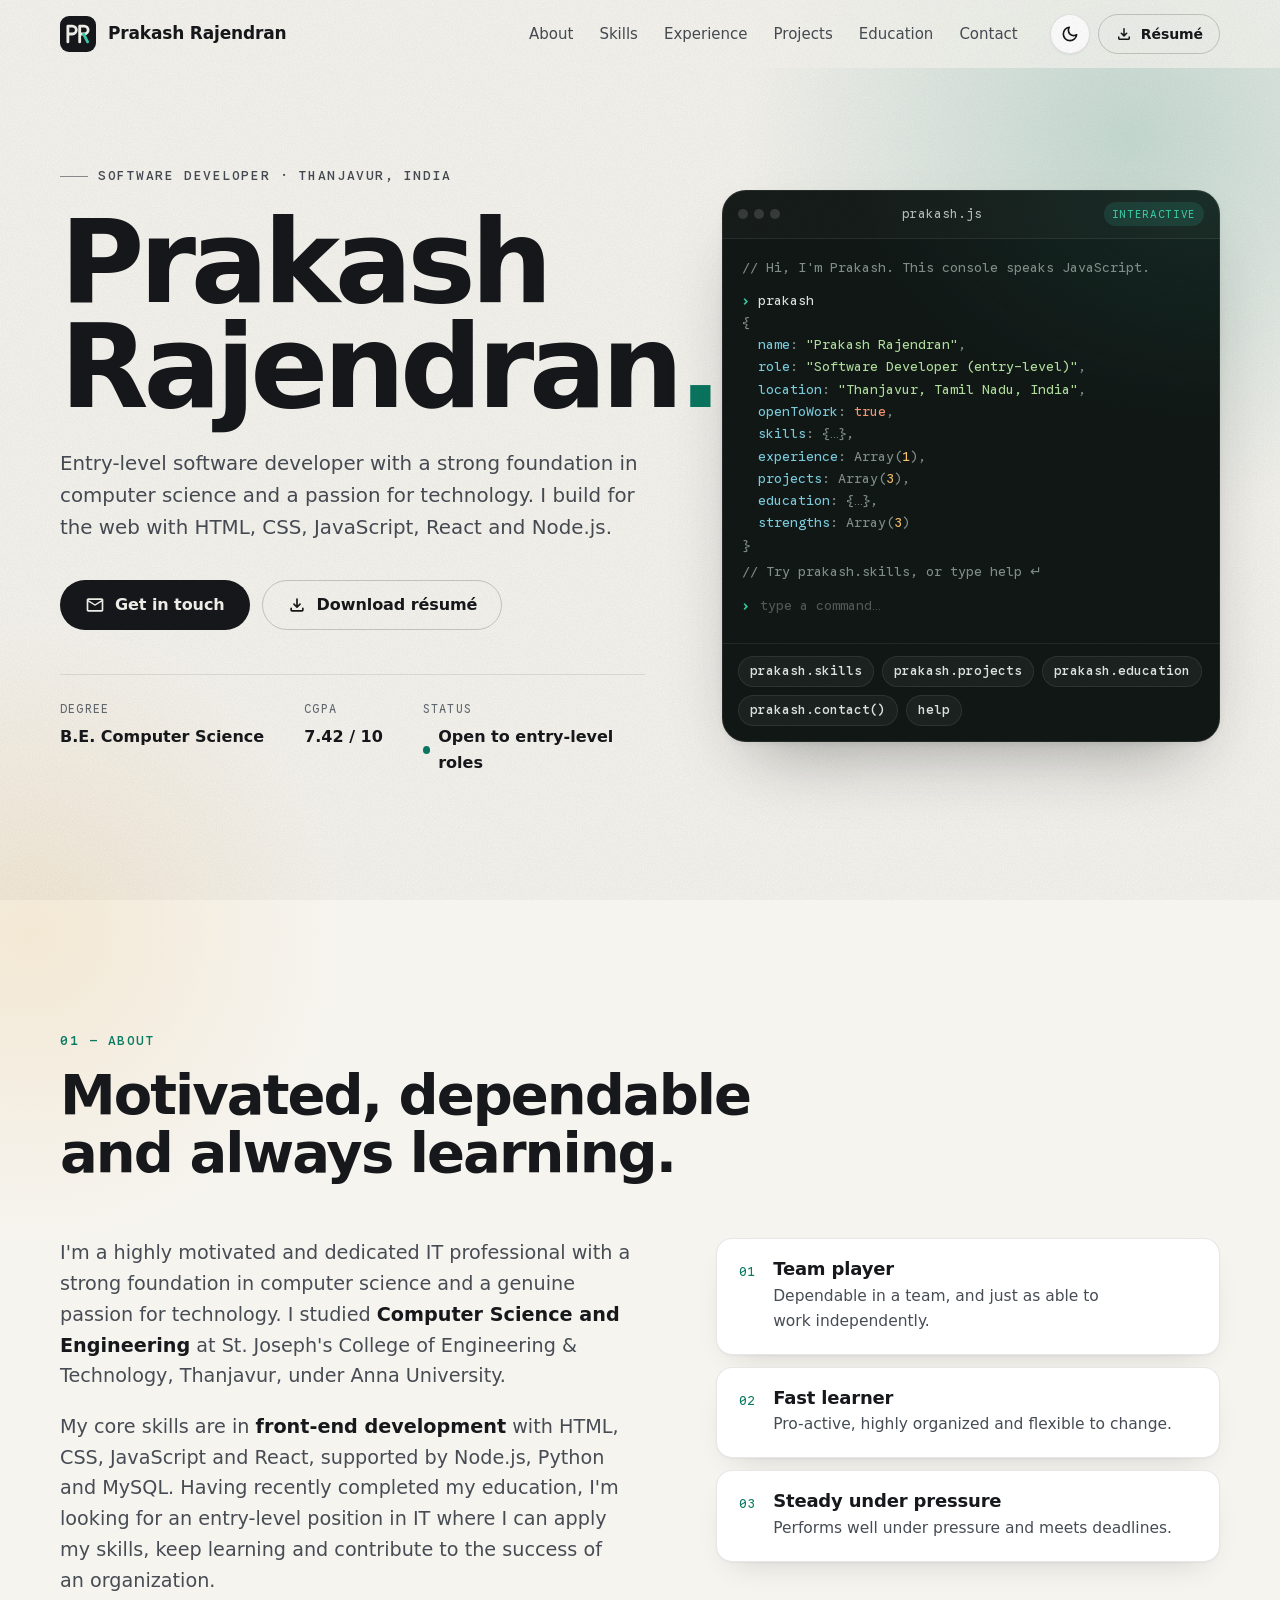
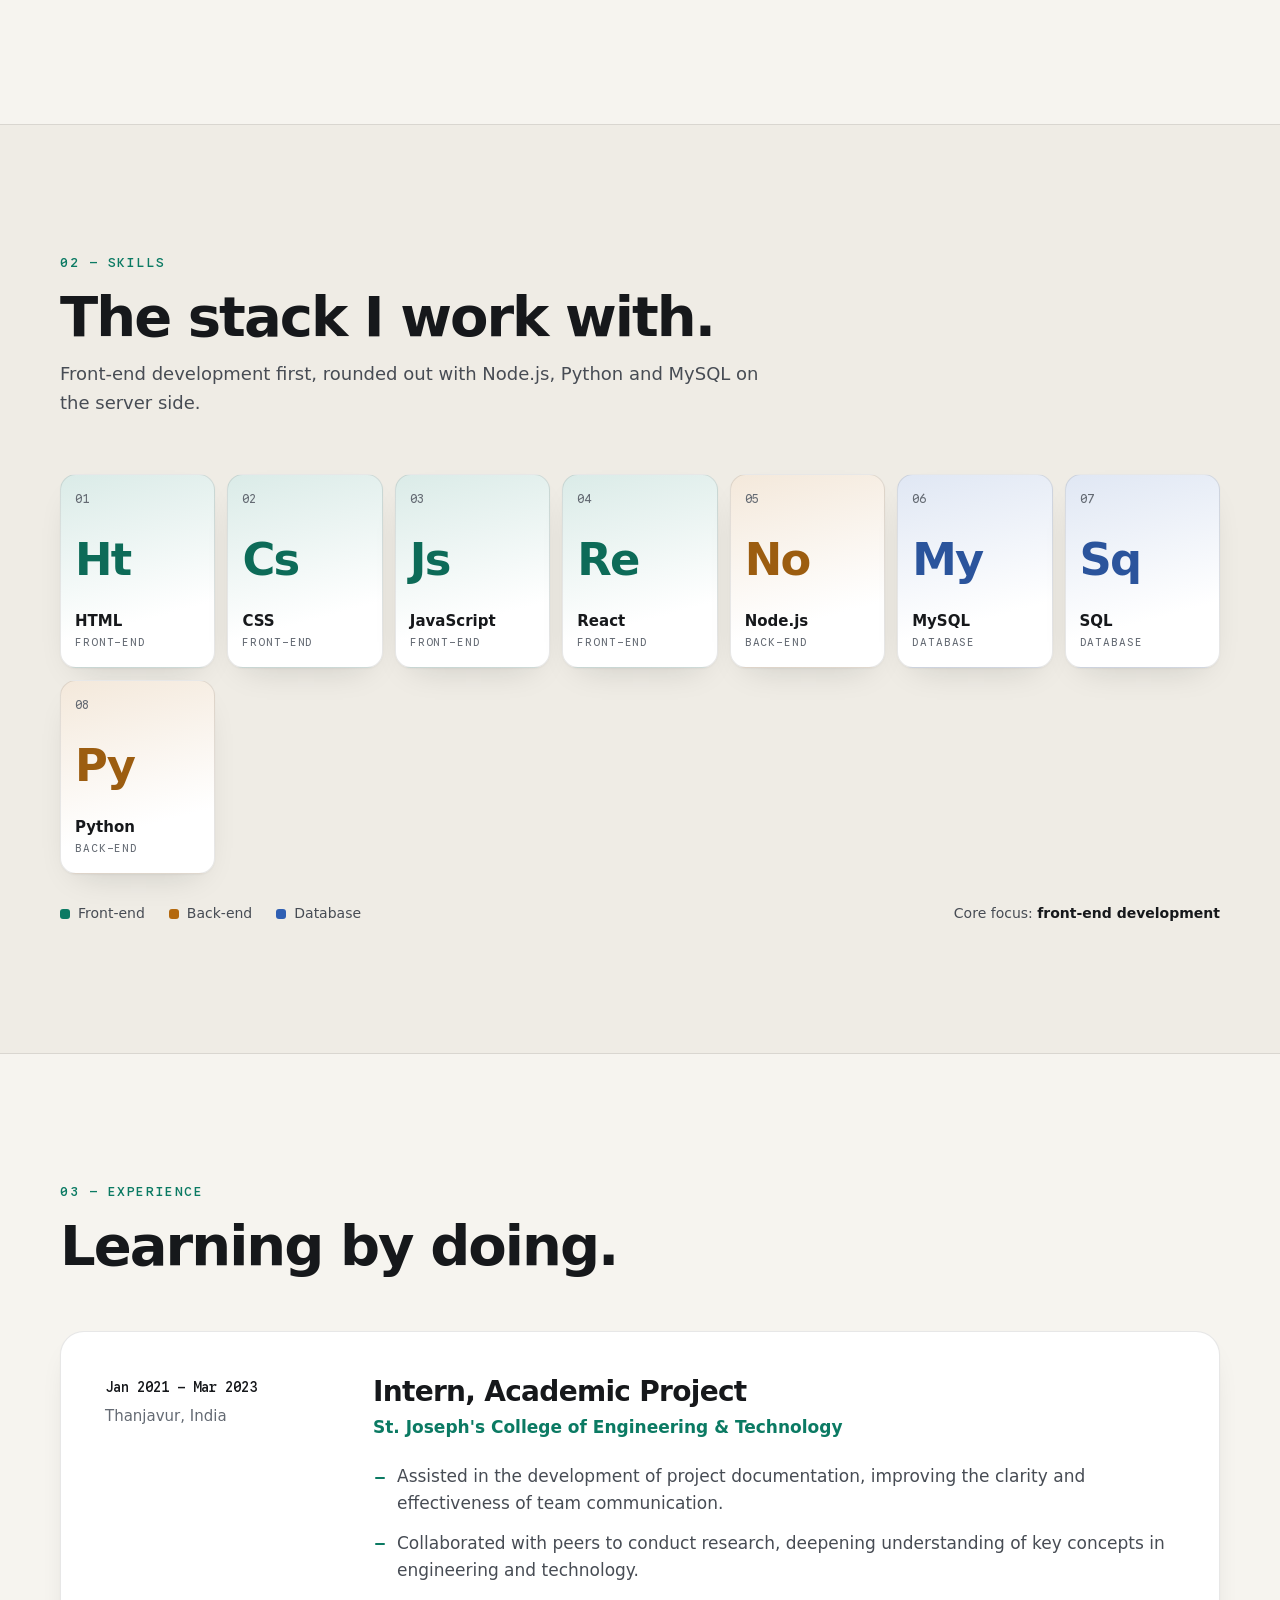
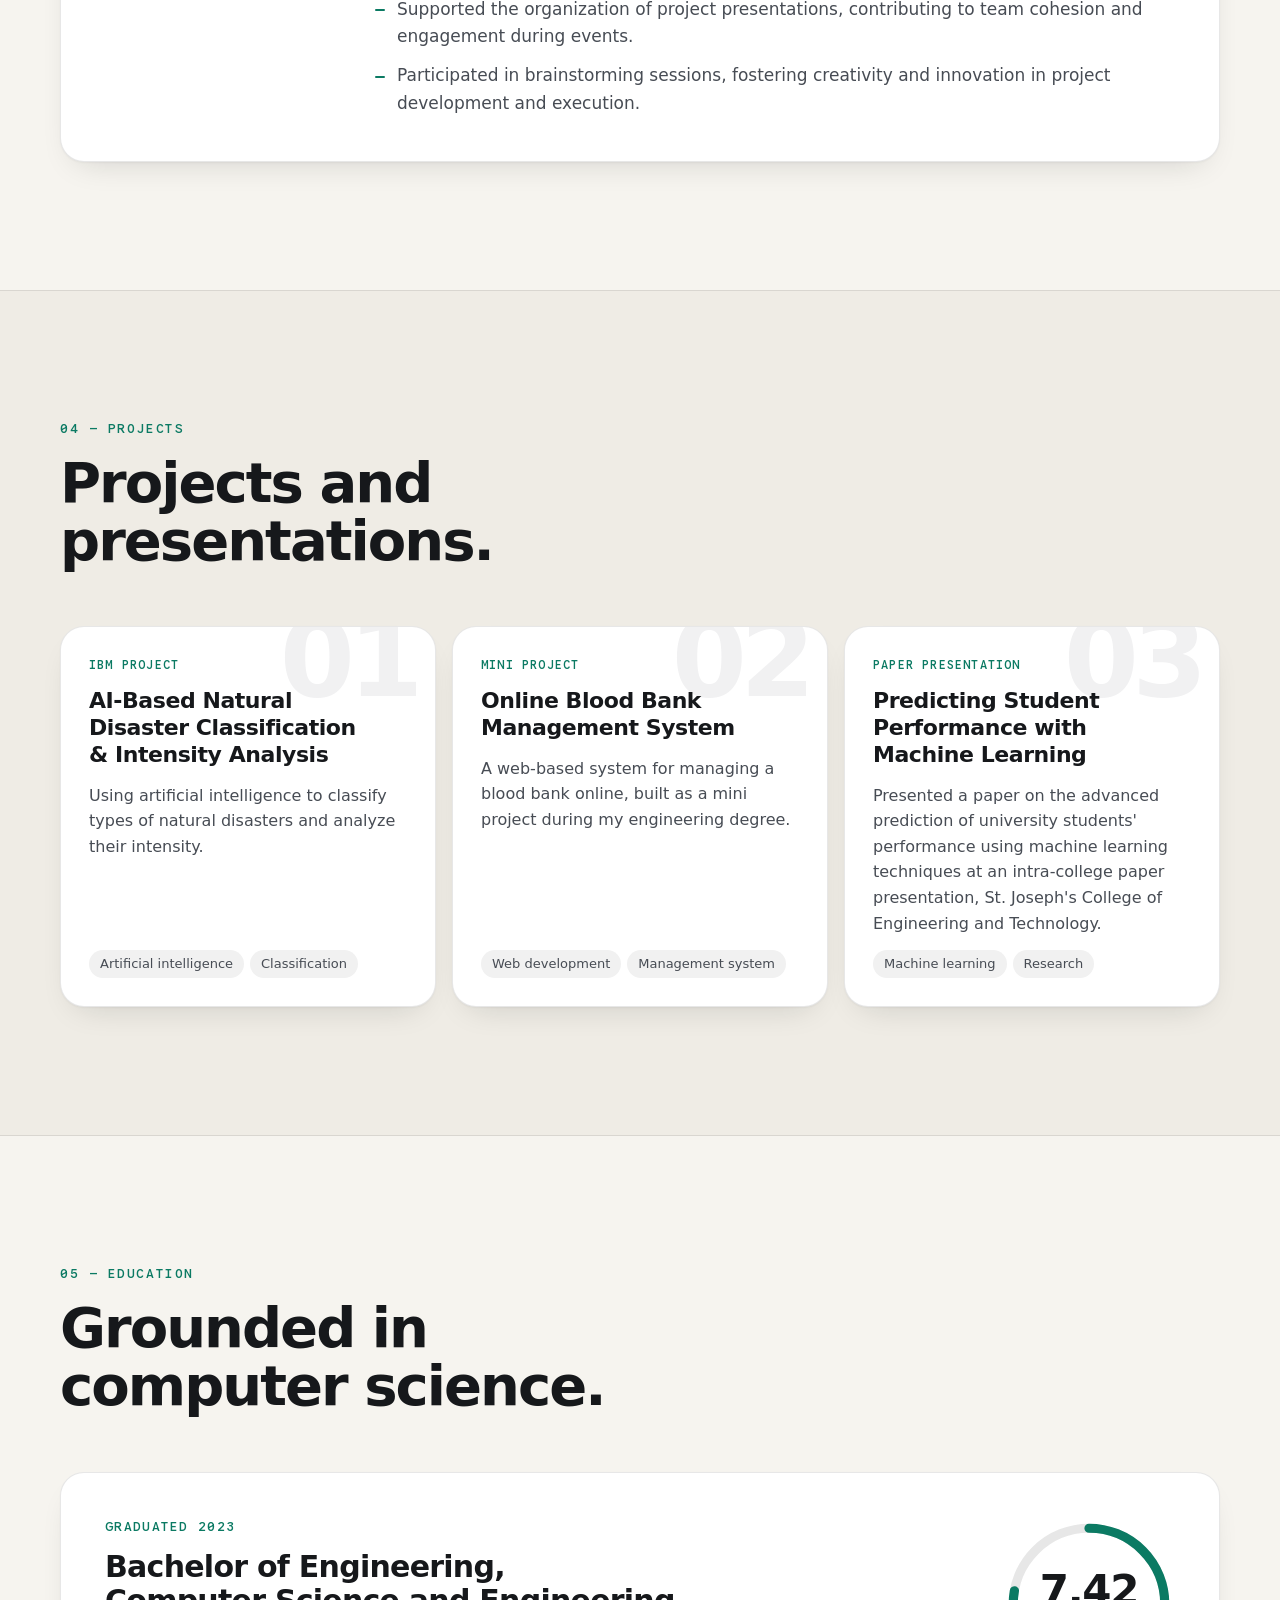
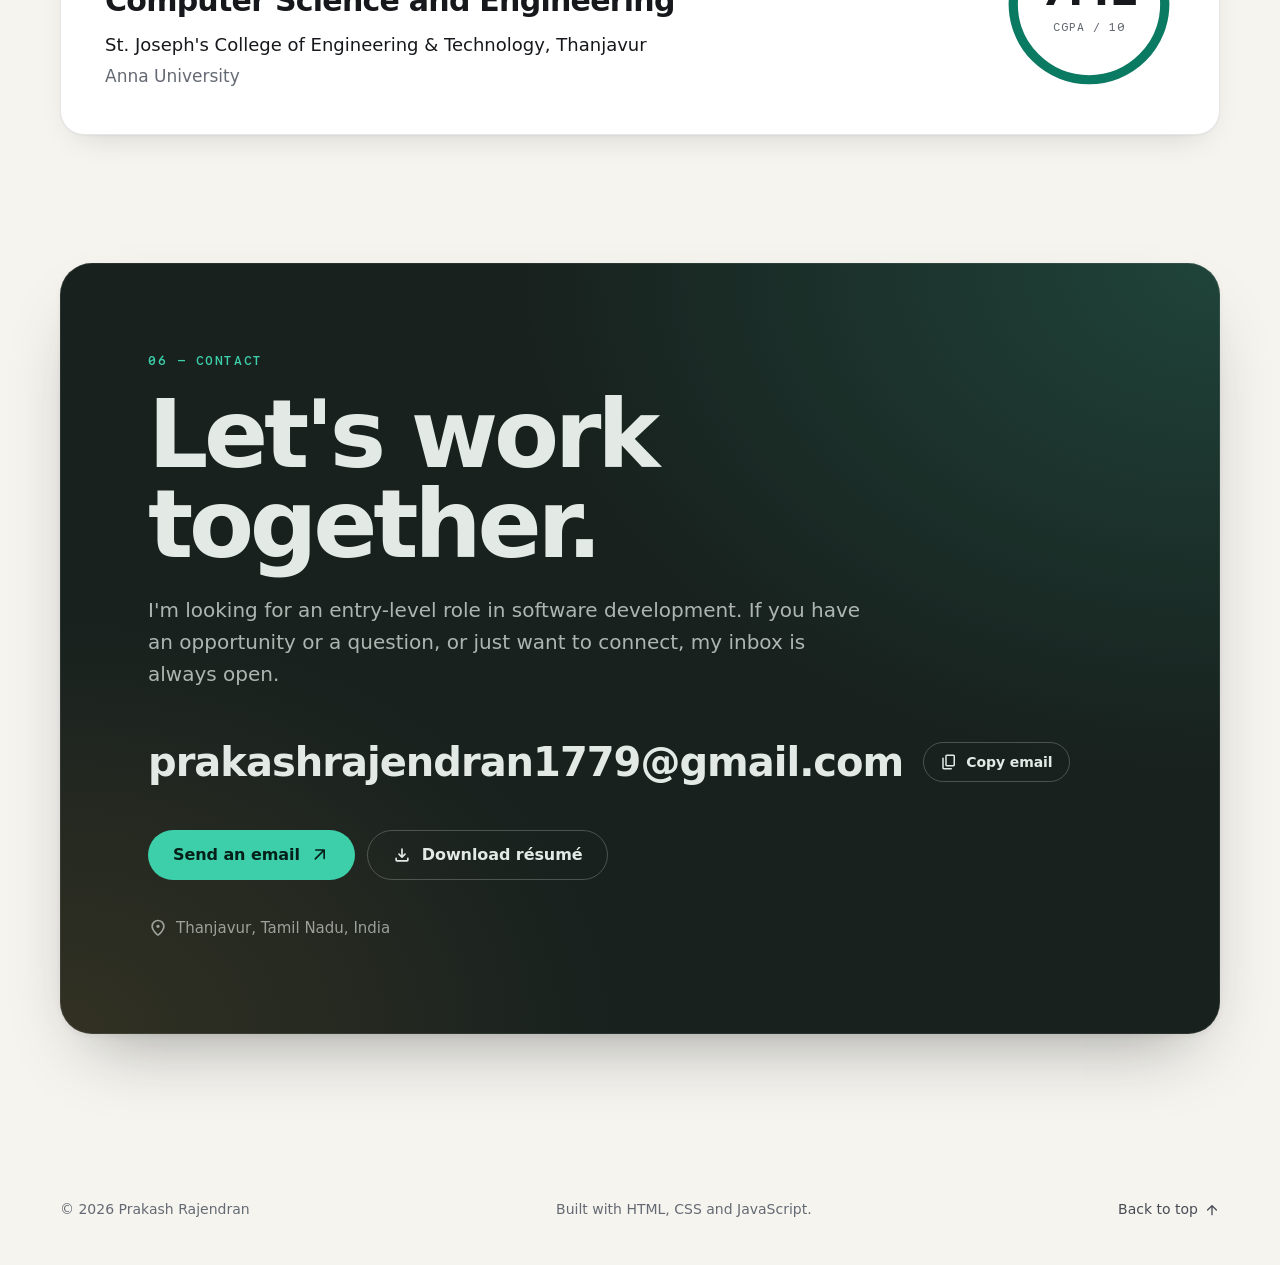
<file: index.html>
<!doctype html>
<html lang="en">
<head>
  <meta charset="utf-8">
  <meta name="viewport" content="width=device-width, initial-scale=1, viewport-fit=cover">
  <title>Prakash Rajendran · Software Developer</title>
  <meta name="description" content="Prakash Rajendran is an entry-level software developer from Thanjavur, India, working with HTML, CSS, JavaScript, React, Node.js, Python and MySQL. B.E. Computer Science and Engineering, Anna University.">
  <meta name="author" content="Prakash Rajendran">
  <meta name="color-scheme" content="light dark">
  <meta name="theme-color" content="#f6f4ef">
  <link rel="canonical" href="https://prakashrajendran1779.github.io/">

  <meta property="og:type" content="profile">
  <meta property="og:site_name" content="Prakash Rajendran">
  <meta property="og:title" content="Prakash Rajendran · Software Developer">
  <meta property="og:description" content="Entry-level software developer from Thanjavur, India. HTML, CSS, JavaScript, React, Node.js, Python and MySQL.">
  <meta property="og:url" content="https://prakashrajendran1779.github.io/">
  <meta property="og:image" content="https://prakashrajendran1779.github.io/assets/img/og-image.jpg">
  <meta property="og:image:width" content="1200">
  <meta property="og:image:height" content="630">
  <meta property="og:image:alt" content="Prakash Rajendran, Software Developer, Thanjavur, India">
  <meta property="profile:first_name" content="Prakash">
  <meta property="profile:last_name" content="Rajendran">
  <meta name="twitter:card" content="summary_large_image">
  <meta name="twitter:title" content="Prakash Rajendran · Software Developer">
  <meta name="twitter:description" content="Entry-level software developer from Thanjavur, India.">
  <meta name="twitter:image" content="https://prakashrajendran1779.github.io/assets/img/og-image.jpg">

  <link rel="icon" href="assets/img/favicon.svg" type="image/svg+xml">
  <link rel="icon" href="assets/img/favicon-48.png" type="image/png" sizes="48x48">
  <link rel="apple-touch-icon" href="assets/img/apple-touch-icon.png">

  <link rel="preconnect" href="https://fonts.googleapis.com">
  <link rel="preconnect" href="https://fonts.gstatic.com" crossorigin>
  <link rel="stylesheet" href="https://fonts.googleapis.com/css2?family=Google+Sans+Code:wght@400..600&amp;family=Google+Sans+Flex:opsz,wght@8..144,300..800&amp;display=swap">
  <link rel="stylesheet" href="assets/css/styles.css">

  <script>
    // Apply the saved (or system) theme before first paint to avoid a flash of the wrong colors.
    (function () {
      var root = document.documentElement;
      var theme = 'light';
      root.classList.add('js');
      try {
        var saved = localStorage.getItem('theme');
        if (saved === 'light' || saved === 'dark') theme = saved;
        else if (window.matchMedia('(prefers-color-scheme: dark)').matches) theme = 'dark';
      } catch (e) {}
      root.setAttribute('data-theme', theme);
    })();
  </script>
  <script src="assets/js/main.js" defer></script>
  <script src="assets/js/console.js" defer></script>

  <script type="application/ld+json">
  {
    "@context": "https://schema.org",
    "@type": "Person",
    "name": "Prakash Rajendran",
    "jobTitle": "Software Developer",
    "description": "Entry-level software developer with a strong foundation in computer science.",
    "email": "mailto:prakashrajendran1779@gmail.com",
    "url": "https://prakashrajendran1779.github.io/",
    "address": {
      "@type": "PostalAddress",
      "addressLocality": "Thanjavur",
      "addressRegion": "Tamil Nadu",
      "addressCountry": "IN"
    },
    "alumniOf": {
      "@type": "CollegeOrUniversity",
      "name": "St. Joseph's College of Engineering and Technology, Thanjavur"
    },
    "knowsAbout": ["HTML", "CSS", "JavaScript", "React", "Node.js", "MySQL", "SQL", "Python", "Front-end development"]
  }
  </script>
</head>
<body>
  <!-- Icons: Material Symbols Rounded (Apache License 2.0). -->
  <svg class="sprite" aria-hidden="true" focusable="false">
    <symbol id="i-mail" viewBox="0 0 24 24"><path d="M4,20q-0.82,0-1.41-0.59T2,18V6Q2,5.18 2.59,4.59T4,4H20q0.83,0 1.410,0.59Q22,5.18 22,6V18q0,0.82-0.59,1.41T20,20H4ZM20,8l-7.48,4.67q-0.13,0.08-0.26,0.11T12,12.83t-0.26-0.04t-0.26-0.11L4,8V18H20V8Zm-8,3l8-5H4l8,5Z"/></symbol>
    <symbol id="i-download" viewBox="0 0 24 24"><path d="M11.63,15.51q-0.17-0.06-0.32-0.21L7.7,11.7Q7.4,11.4 7.41,11T7.7,10.3Q8,10 8.41,9.99q0.41-0.01 0.71,0.29L11,12.15V5q0-0.43 0.29-0.71T12,4t0.71,0.29T13,5v7.15l1.88-1.88q0.3-0.3 0.71-0.29T16.3,10.3q0.27,0.3 0.29,0.7T16.3,11.7l-3.6,3.6q-0.15,0.15-0.33,0.21T12,15.58t-0.38-0.06ZM6,20q-0.82,0-1.41-0.59T4,18V16q0-0.43 0.29-0.71T5,15t0.71,0.29T6,16v2H18V16q0-0.43 0.29-0.71T19,15t0.71,0.29T20,16v2q0,0.82-0.59,1.41T18,20H6Z"/></symbol>
    <symbol id="i-copy" viewBox="0 0 24 24"><path d="M9,18q-0.82,0-1.41-0.59T7,16V4Q7,3.17 7.59,2.59T9,2h9q0.82,0 1.41,0.59T20,4V16q0,0.82-0.59,1.41T18,18H9Zm0-2h9V4H9V16ZM5,22q-0.83,0-1.41-0.59T3,20V7Q3,6.57 3.29,6.29T4,6T4.71,6.29T5,7V20H15q0.43,0 0.71,0.29T16,21t-0.29,0.71T15,22H5Z"/></symbol>
    <symbol id="i-check" viewBox="0 0 24 24"><path d="M9.55,15.15l8.48-8.48q0.3-0.3 0.7-0.3t0.7,0.3q0.3,0.3 0.3,0.71T19.43,8.1l-9.18,9.2q-0.3,0.3-0.7,0.3t-0.7-0.3L4.55,13q-0.3-0.3-0.29-0.71t0.31-0.71t0.71-0.3T6,11.58l3.55,3.58Z"/></symbol>
    <symbol id="i-sun" viewBox="0 0 24 24"><path d="M14.13,14.13Q15,13.25 15,12T14.13,9.88T12,9T9.88,9.88T9,12t0.88,2.13T12,15t2.130-0.88ZM8.46,15.54Q7,14.08 7,12Q7,9.92 8.46,8.46T12,7t3.54,1.46T17,12t-1.46,3.54T12,17q-2.07,0-3.54-1.46ZM2,13q-0.42,0-0.71-0.29Q1,12.43 1,12t0.29-0.71T2,11H4q0.42,0 0.71,0.29T5,12T4.71,12.71T4,13H2Zm18,0q-0.42,0-0.71-0.29Q19,12.43 19,12t0.29-0.71T20,11h2q0.43,0 0.71,0.29T23,12t-0.29,0.71T22,13H20ZM11.29,4.71Q11,4.42 11,4V2q0-0.43 0.29-0.71T12,1t0.71,0.29T13,2V4q0,0.42-0.29,0.71T12,5T11.29,4.71Zm0,18Q11,22.43 11,22V20q0-0.43 0.29-0.71T12,19t0.71,0.29T13,20v2q0,0.43-0.29,0.71T12,23t-0.71-0.29ZM5.65,7.05L4.58,6Q4.28,5.72 4.29,5.3T4.58,4.57q0.3-0.3 0.73-0.3T6,4.57L7.05,5.65q0.27,0.3 0.27,0.7T7.05,7.05T6.36,7.34T5.65,7.05ZM18,19.43l-1.05-1.07q-0.27-0.3-0.27-0.71q0-0.41 0.27-0.69q0.28-0.3 0.69-0.29t0.71,0.29L19.43,18q0.3,0.27 0.29,0.7t-0.29,0.73q-0.3,0.3-0.73,0.3q-0.42,0-0.7-0.3ZM16.95,7.05q-0.3-0.28-0.29-0.69t0.29-0.71L18,4.57q0.28-0.3 0.7-0.29q0.43,0.01 0.73,0.29q0.3,0.3 0.3,0.73q0,0.42-0.3,0.7L18.35,7.05q-0.3,0.27-0.7,0.27t-0.7-0.27ZM4.58,19.43q-0.3-0.3-0.3-0.73T4.58,18l1.08-1.05q0.3-0.27 0.71-0.27t0.69,0.27q0.3,0.28 0.29,0.69T7.05,18.35L6,19.43q-0.27,0.3-0.7,0.29T4.58,19.43Z"/></symbol>
    <symbol id="i-moon" viewBox="0 0 24 24"><path d="M12,21q-3.78,0-6.39-2.61Q3,15.78 3,12Q3,8.55 5.25,6.01T11,3.05Q11.33,3 11.58,3.14t0.4,0.36q0.15,0.22 0.16,0.52T11.95,4.6q-0.43,0.65-0.64,1.38T11.1,7.5q0,2.25 1.57,3.82T16.5,12.9q0.78,0 1.54-0.22t1.36-0.63q0.27-0.17 0.56-0.16t0.51,0.14q0.25,0.13 0.39,0.38T20.95,13q-0.35,3.45-2.94,5.73Q15.43,21 12,21Zm0-2q2.2,0 3.95-1.21t2.55-3.16q-0.5,0.13-1,0.2t-1,0.08q-3.07,0-5.24-2.16Q9.1,10.58 9.1,7.5q0-0.5 0.08-1t0.2-1Q7.43,6.3 6.21,8.05T5,12q0,2.9 2.05,4.95T12,19Z"/></symbol>
    <symbol id="i-menu" viewBox="0 0 24 24"><path d="M4,18q-0.42,0-0.71-0.29Q3,17.43 3,17t0.29-0.71T4,16H20q0.43,0 0.71,0.29T21,17t-0.29,0.71T20,18H4Zm0-5q-0.42,0-0.71-0.29Q3,12.43 3,12t0.29-0.71T4,11H20q0.43,0 0.71,0.29T21,12t-0.29,0.71T20,13H4ZM4,8Q3.58,8 3.29,7.71Q3,7.43 3,7T3.29,6.29T4,6H20q0.43,0 0.71,0.29T21,7T20.71,7.71T20,8H4Z"/></symbol>
    <symbol id="i-close" viewBox="0 0 24 24"><path d="M12,13.4L7.1,18.3q-0.28,0.27-0.7,0.27T5.7,18.3q-0.27-0.28-0.27-0.7T5.7,16.9L10.6,12L5.7,7.1Q5.43,6.82 5.43,6.4T5.7,5.7T6.4,5.43T7.1,5.7L12,10.6l4.9-4.9q0.27-0.27 0.7-0.27T18.3,5.7t0.27,0.7T18.3,7.1L13.4,12l4.9,4.9q0.27,0.28 0.27,0.7q0,0.42-0.27,0.7t-0.7,0.27T16.9,18.3L12,13.4Z"/></symbol>
    <symbol id="i-pin" viewBox="0 0 24 24"><path d="M12,19.35q3.05-2.8 4.53-5.09Q18,11.98 18,10.2q0-2.73-1.74-4.46Q14.53,4 12,4T7.74,5.74Q6,7.47 6,10.2q0,1.78 1.48,4.06T12,19.35ZM11.3,21.2q-0.35-0.13-0.63-0.38Q9.05,19.33 7.8,17.9q-1.25-1.42-2.09-2.76T4.44,12.56T4,10.2Q4,6.45 6.41,4.22T12,2t5.59,2.22T20,10.2q0,1.13-0.44,2.36t-1.27,2.57T16.2,17.9q-1.25,1.43-2.87,2.93q-0.28,0.25-0.63,0.38T12,21.33T11.3,21.2ZM13.41,11.41Q14,10.83 14,10q0-0.83-0.59-1.41T12,8T10.59,8.59T10,10t0.59,1.41T12,12t1.41-0.59Z"/></symbol>
    <symbol id="i-arrow-out" viewBox="0 0 24 24"><path d="M16,8.4L7.1,17.3q-0.28,0.27-0.7,0.27T5.7,17.3q-0.27-0.28-0.27-0.7T5.7,15.9L14.6,7H7Q6.58,7 6.29,6.71Q6,6.43 6,6T6.29,5.29T7,5H17q0.43,0 0.71,0.29T18,6V16q0,0.43-0.29,0.71T17,17t-0.71-0.29Q16,16.43 16,16V8.4Z"/></symbol>
    <symbol id="i-arrow-up" viewBox="0 0 24 24"><path d="M11,7.82l-4.9,4.9q-0.3,0.3-0.7,0.29T4.7,12.7Q4.43,12.4 4.41,12T4.7,11.3l6.6-6.6q0.15-0.15 0.32-0.21T12,4.42t0.38,0.06T12.7,4.7l6.6,6.6q0.28,0.28 0.28,0.69T19.3,12.7Q19,13 18.59,13t-0.71-0.3L13,7.82V19q0,0.43-0.29,0.71T12,20t-0.71-0.29Q11,19.43 11,19V7.82Z"/></symbol>
  </svg>

  <a class="skip-link" href="#main">Skip to content</a>

  <header class="site-header" id="top">
    <div class="container site-header__inner">
      <a class="brand" id="brand-home" href="#top" aria-label="Prakash Rajendran, back to top">
        <svg class="brand__mark" viewBox="0 0 64 64" aria-hidden="true" focusable="false">
          <rect class="brand__bg" width="64" height="64" rx="16"/>
          <path class="brand__stroke" d="M14 46V18h8a7 7 0 0 1 0 14h-8"/>
          <path class="brand__stroke" d="M35 46V18h8a7 7 0 0 1 0 14h-8"/>
          <path class="brand__stroke brand__leg" d="M42 32l7 14"/>
        </svg>
        <span class="brand__name">Prakash Rajendran</span>
      </a>

      <nav class="nav" id="site-nav" aria-label="Primary">
        <ul class="nav__list">
          <li><a class="nav__link" id="nav-about" href="#about">About</a></li>
          <li><a class="nav__link" id="nav-skills" href="#skills">Skills</a></li>
          <li><a class="nav__link" id="nav-experience" href="#experience">Experience</a></li>
          <li><a class="nav__link" id="nav-projects" href="#projects">Projects</a></li>
          <li><a class="nav__link" id="nav-education" href="#education">Education</a></li>
          <li><a class="nav__link" id="nav-contact" href="#contact">Contact</a></li>
          <li class="nav__extra"><a class="nav__link" id="nav-resume" href="assets/Prakash-Rajendran-Resume.pdf" download="Prakash-Rajendran-Resume.pdf">Download résumé</a></li>
        </ul>
      </nav>

      <div class="header-actions">
        <button class="icon-btn theme-toggle" id="theme-toggle" type="button" aria-label="Switch to dark theme">
          <svg class="icon icon--moon" aria-hidden="true" focusable="false"><use href="#i-moon"/></svg>
          <svg class="icon icon--sun" aria-hidden="true" focusable="false"><use href="#i-sun"/></svg>
        </button>
        <a class="btn btn--small btn--ghost header-resume" id="header-resume" href="assets/Prakash-Rajendran-Resume.pdf" download="Prakash-Rajendran-Resume.pdf">
          <svg class="icon" aria-hidden="true" focusable="false"><use href="#i-download"/></svg>
          Résumé
        </a>
        <button class="icon-btn menu-toggle" id="menu-toggle" type="button" aria-expanded="false" aria-controls="site-nav" aria-label="Open menu">
          <svg class="icon icon--menu" aria-hidden="true" focusable="false"><use href="#i-menu"/></svg>
          <svg class="icon icon--close" aria-hidden="true" focusable="false"><use href="#i-close"/></svg>
        </button>
      </div>
    </div>
  </header>

  <main id="main">
    <!-- Intro -->
    <section class="hero" id="intro" aria-labelledby="hero-title">
      <div class="container hero__grid">
        <div class="hero__copy">
          <p class="eyebrow" data-reveal><span>Software developer <span aria-hidden="true">·</span> Thanjavur, India</span></p>
          <h1 class="hero__title" id="hero-title" data-reveal style="--d:1">
            <span class="hero__line">Prakash</span> <span class="hero__line">Rajendran<span class="accent">.</span></span>
          </h1>
          <p class="hero__lead" data-reveal style="--d:2">
            Entry-level software developer with a strong foundation in computer science and a passion
            for technology. I build for the web with HTML, CSS, JavaScript, React and Node.js.
          </p>
          <p class="print-only print-contact">
            <a href="mailto:prakashrajendran1779@gmail.com">prakashrajendran1779@gmail.com</a>
            <span aria-hidden="true">·</span> Thanjavur, Tamil Nadu, India <span aria-hidden="true">·</span>
            <a href="https://prakashrajendran1779.github.io/">prakashrajendran1779.github.io</a>
          </p>
          <div class="hero__actions" data-reveal style="--d:3">
            <a class="btn btn--primary" id="hero-contact" href="mailto:prakashrajendran1779@gmail.com">
              <svg class="icon" aria-hidden="true" focusable="false"><use href="#i-mail"/></svg>
              Get in touch
            </a>
            <a class="btn btn--ghost" id="hero-resume" href="assets/Prakash-Rajendran-Resume.pdf" download="Prakash-Rajendran-Resume.pdf">
              <svg class="icon" aria-hidden="true" focusable="false"><use href="#i-download"/></svg>
              Download résumé
            </a>
          </div>
          <dl class="hero__facts" data-reveal style="--d:4">
            <div><dt>Degree</dt><dd>B.E. Computer Science</dd></div>
            <div><dt>CGPA</dt><dd>7.42 / 10</dd></div>
            <div><dt>Status</dt><dd><span class="status-dot" aria-hidden="true"></span>Open to entry-level roles</dd></div>
          </dl>
        </div>

        <div class="hero__console" data-reveal style="--d:2">
          <div class="term" id="console">
            <div class="term__bar">
              <span class="term__dots" aria-hidden="true"><i></i><i></i><i></i></span>
              <span class="term__title">prakash.js</span>
              <span class="term__badge">Interactive</span>
            </div>
            <div class="term__body" id="console-body">
              <div class="term__out" id="console-output" role="log" aria-live="polite" aria-label="Console output">
                <div class="t-com">// Hi, I'm Prakash. This console speaks JavaScript.</div>
                <noscript><div class="t-com">// Turn on JavaScript to explore my profile here.</div></noscript>
              </div>
              <form class="term__form" id="console-form" autocomplete="off">
                <label class="sr-only" for="console-input">Console command, for example prakash.skills</label>
                <span class="term__prompt" aria-hidden="true">›</span>
                <input class="term__input" id="console-input" name="command" type="text" autocomplete="off" autocapitalize="off" spellcheck="false" enterkeyhint="go" placeholder="type a command…">
              </form>
            </div>
            <div class="term__chips" role="group" aria-label="Suggested commands">
              <button type="button" class="chip" id="chip-skills" data-cmd="prakash.skills">prakash.skills</button>
              <button type="button" class="chip" id="chip-projects" data-cmd="prakash.projects">prakash.projects</button>
              <button type="button" class="chip" id="chip-education" data-cmd="prakash.education">prakash.education</button>
              <button type="button" class="chip" id="chip-contact" data-cmd="prakash.contact()">prakash.contact()</button>
              <button type="button" class="chip" id="chip-help" data-cmd="help">help</button>
            </div>
          </div>
        </div>
      </div>
    </section>

    <!-- About -->
    <section class="section" id="about" aria-labelledby="about-title">
      <div class="container">
        <header class="section__head" data-reveal>
          <p class="section__index"><span class="section__num" aria-hidden="true">01 —</span> About</p>
          <h2 class="section__title" id="about-title">Motivated, dependable and always learning.</h2>
        </header>
        <div class="about">
          <div class="about__text" data-reveal>
            <p>
              I'm a highly motivated and dedicated IT professional with a strong foundation in computer
              science and a genuine passion for technology. I studied <strong>Computer Science and
              Engineering</strong> at St. Joseph's College of Engineering &amp; Technology, Thanjavur,
              under Anna University.
            </p>
            <p>
              My core skills are in <strong>front-end development</strong> with HTML, CSS, JavaScript and
              React, supported by Node.js, Python and MySQL. Having recently completed my education, I'm looking
              for an entry-level position in IT where I can apply my skills, keep learning and contribute
              to the success of an organization.
            </p>
          </div>
          <ul class="strengths" aria-label="Personal strengths">
            <li class="strength" data-reveal style="--d:1">
              <span class="strength__num" aria-hidden="true">01</span>
              <h3>Team player</h3>
              <p>Dependable in a team, and just as able to work independently.</p>
            </li>
            <li class="strength" data-reveal style="--d:2">
              <span class="strength__num" aria-hidden="true">02</span>
              <h3>Fast learner</h3>
              <p>Pro-active, highly organized and flexible to change.</p>
            </li>
            <li class="strength" data-reveal style="--d:3">
              <span class="strength__num" aria-hidden="true">03</span>
              <h3>Steady under pressure</h3>
              <p>Performs well under pressure and meets deadlines.</p>
            </li>
          </ul>
        </div>
      </div>
    </section>

    <!-- Skills -->
    <section class="section section--alt" id="skills" aria-labelledby="skills-title">
      <div class="container">
        <header class="section__head" data-reveal>
          <p class="section__index"><span class="section__num" aria-hidden="true">02 —</span> Skills</p>
          <h2 class="section__title" id="skills-title">The stack I work with.</h2>
          <p class="section__lede">Front-end development first, rounded out with Node.js, Python and MySQL on the server side.</p>
        </header>
        <ul class="elements" aria-label="Technical skills">
          <li class="element element--fe" data-reveal style="--d:0"><span class="element__no" aria-hidden="true">01</span><span class="element__sym" aria-hidden="true">Ht</span><span class="element__name">HTML</span><span class="element__cat">Front-end</span></li>
          <li class="element element--fe" data-reveal style="--d:1"><span class="element__no" aria-hidden="true">02</span><span class="element__sym" aria-hidden="true">Cs</span><span class="element__name">CSS</span><span class="element__cat">Front-end</span></li>
          <li class="element element--fe" data-reveal style="--d:2"><span class="element__no" aria-hidden="true">03</span><span class="element__sym" aria-hidden="true">Js</span><span class="element__name">JavaScript</span><span class="element__cat">Front-end</span></li>
          <li class="element element--fe" data-reveal style="--d:3"><span class="element__no" aria-hidden="true">04</span><span class="element__sym" aria-hidden="true">Re</span><span class="element__name">React</span><span class="element__cat">Front-end</span></li>
          <li class="element element--be" data-reveal style="--d:4"><span class="element__no" aria-hidden="true">05</span><span class="element__sym" aria-hidden="true">No</span><span class="element__name">Node.js</span><span class="element__cat">Back-end</span></li>
          <li class="element element--db" data-reveal style="--d:5"><span class="element__no" aria-hidden="true">06</span><span class="element__sym" aria-hidden="true">My</span><span class="element__name">MySQL</span><span class="element__cat">Database</span></li>
          <li class="element element--db" data-reveal style="--d:6"><span class="element__no" aria-hidden="true">07</span><span class="element__sym" aria-hidden="true">Sq</span><span class="element__name">SQL</span><span class="element__cat">Database</span></li>
          <li class="element element--be" data-reveal style="--d:7"><span class="element__no" aria-hidden="true">08</span><span class="element__sym" aria-hidden="true">Py</span><span class="element__name">Python</span><span class="element__cat">Back-end</span></li>
        </ul>
        <p class="legend" data-reveal>
          <span class="legend__item legend__item--fe">Front-end</span>
          <span class="legend__item legend__item--be">Back-end</span>
          <span class="legend__item legend__item--db">Database</span>
          <span class="legend__focus">Core focus: <strong>front-end development</strong></span>
        </p>
      </div>
    </section>

    <!-- Experience -->
    <section class="section" id="experience" aria-labelledby="experience-title">
      <div class="container">
        <header class="section__head" data-reveal>
          <p class="section__index"><span class="section__num" aria-hidden="true">03 —</span> Experience</p>
          <h2 class="section__title" id="experience-title">Learning by doing.</h2>
        </header>
        <article class="xp" data-reveal>
          <div class="xp__meta">
            <p class="xp__period"><time datetime="2021-01">Jan 2021</time> – <time datetime="2023-03">Mar 2023</time></p>
            <p class="xp__place">Thanjavur, India</p>
          </div>
          <div class="xp__body">
            <h3 class="xp__role">Intern, Academic Project</h3>
            <p class="xp__org">St. Joseph's College of Engineering &amp; Technology</p>
            <ul class="xp__list">
              <li>Assisted in the development of project documentation, improving the clarity and effectiveness of team communication.</li>
              <li>Collaborated with peers to conduct research, deepening understanding of key concepts in engineering and technology.</li>
              <li>Supported the organization of project presentations, contributing to team cohesion and engagement during events.</li>
              <li>Participated in brainstorming sessions, fostering creativity and innovation in project development and execution.</li>
            </ul>
          </div>
        </article>
      </div>
    </section>

    <!-- Projects -->
    <section class="section section--alt" id="projects" aria-labelledby="projects-title">
      <div class="container">
        <header class="section__head" data-reveal>
          <p class="section__index"><span class="section__num" aria-hidden="true">04 —</span> Projects</p>
          <h2 class="section__title" id="projects-title">Projects and presentations.</h2>
        </header>
        <div class="projects">
          <article class="project" data-reveal style="--d:0">
            <span class="project__bg" aria-hidden="true">01</span>
            <p class="project__kind">IBM project</p>
            <h3 class="project__title">AI-Based Natural Disaster Classification &amp; Intensity Analysis</h3>
            <p class="project__desc">Using artificial intelligence to classify types of natural disasters and analyze their intensity.</p>
            <ul class="tags" aria-label="Topics">
              <li>Artificial intelligence</li>
              <li>Classification</li>
            </ul>
          </article>
          <article class="project" data-reveal style="--d:1">
            <span class="project__bg" aria-hidden="true">02</span>
            <p class="project__kind">Mini project</p>
            <h3 class="project__title">Online Blood Bank Management System</h3>
            <p class="project__desc">A web-based system for managing a blood bank online, built as a mini project during my engineering degree.</p>
            <ul class="tags" aria-label="Topics">
              <li>Web development</li>
              <li>Management system</li>
            </ul>
          </article>
          <article class="project" data-reveal style="--d:2">
            <span class="project__bg" aria-hidden="true">03</span>
            <p class="project__kind">Paper presentation</p>
            <h3 class="project__title">Predicting Student Performance with Machine Learning</h3>
            <p class="project__desc">Presented a paper on the advanced prediction of university students' performance using machine learning techniques at an intra-college paper presentation, St. Joseph's College of Engineering and Technology.</p>
            <ul class="tags" aria-label="Topics">
              <li>Machine learning</li>
              <li>Research</li>
            </ul>
          </article>
        </div>
      </div>
    </section>

    <!-- Education -->
    <section class="section" id="education" aria-labelledby="education-title">
      <div class="container">
        <header class="section__head" data-reveal>
          <p class="section__index"><span class="section__num" aria-hidden="true">05 —</span> Education</p>
          <h2 class="section__title" id="education-title">Grounded in computer science.</h2>
        </header>
        <article class="edu" data-reveal>
          <div class="edu__main">
            <p class="edu__year">Graduated 2023</p>
            <h3 class="edu__degree">Bachelor of Engineering, Computer Science and Engineering</h3>
            <p class="edu__school">St. Joseph's College of Engineering &amp; Technology, Thanjavur</p>
            <p class="edu__uni">Anna University</p>
          </div>
          <div class="gauge" role="img" aria-label="CGPA 7.42 out of 10">
            <svg viewBox="0 0 168 168" aria-hidden="true" focusable="false">
              <circle class="gauge__track" cx="84" cy="84" r="74" pathLength="100"/>
              <circle class="gauge__value" cx="84" cy="84" r="74" pathLength="100"/>
            </svg>
            <div class="gauge__text" aria-hidden="true">
              <span class="gauge__num">7.42</span>
              <span class="gauge__label">CGPA / 10</span>
            </div>
          </div>
        </article>
      </div>
    </section>

    <!-- Contact -->
    <section class="section contact" id="contact" aria-labelledby="contact-title">
      <div class="container">
        <div class="contact__card" data-reveal>
          <p class="section__index"><span class="section__num" aria-hidden="true">06 —</span> Contact</p>
          <h2 class="contact__title" id="contact-title">Let's work together.</h2>
          <p class="contact__lede">
            I'm looking for an entry-level role in software development. If you have an opportunity or a
            question, or just want to connect, my inbox is always open.
          </p>
          <div class="contact__email">
            <a class="contact__address" id="contact-email" href="mailto:prakashrajendran1779@gmail.com">prakashrajendran1779@gmail.com</a>
            <button type="button" class="btn btn--small btn--ghost copy-btn" id="copy-email" data-copy="prakashrajendran1779@gmail.com">
              <svg class="icon icon--copy" aria-hidden="true" focusable="false"><use href="#i-copy"/></svg>
              <svg class="icon icon--check" aria-hidden="true" focusable="false"><use href="#i-check"/></svg>
              <span data-copy-label>Copy email</span>
            </button>
          </div>
          <div class="contact__actions">
            <a class="btn btn--primary" id="contact-mail" href="mailto:prakashrajendran1779@gmail.com">
              Send an email
              <svg class="icon" aria-hidden="true" focusable="false"><use href="#i-arrow-out"/></svg>
            </a>
            <a class="btn btn--ghost" id="contact-resume" href="assets/Prakash-Rajendran-Resume.pdf" download="Prakash-Rajendran-Resume.pdf">
              <svg class="icon" aria-hidden="true" focusable="false"><use href="#i-download"/></svg>
              Download résumé
            </a>
          </div>
          <p class="contact__loc">
            <svg class="icon" aria-hidden="true" focusable="false"><use href="#i-pin"/></svg>
            Thanjavur, Tamil Nadu, India
          </p>
        </div>
      </div>
    </section>
  </main>

  <footer class="site-footer">
    <div class="container site-footer__inner">
      <p>© <span id="year">2026</span> Prakash Rajendran</p>
      <p class="site-footer__made">Built with HTML, CSS and JavaScript.</p>
      <a class="to-top" id="back-to-top" href="#top">
        Back to top
        <svg class="icon" aria-hidden="true" focusable="false"><use href="#i-arrow-up"/></svg>
      </a>
    </div>
  </footer>

  <div class="toast" id="toast" role="status" aria-live="polite"></div>
</body>
</html>
</file>
<file: assets/css/styles.css>
/* ==========================================================================
   Prakash Rajendran · personal website
   1. Design tokens   2. Base   3. Layout   4. Components   5. Sections
   6. Motion          7. Responsive          8. Print (résumé layout)
   ========================================================================== */

/* 1. Design tokens --------------------------------------------------------- */
:root {
  --font-sans: "Google Sans Flex", ui-sans-serif, system-ui, -apple-system, "Segoe UI", Roboto, "Helvetica Neue", Arial, sans-serif;
  --font-mono: "Google Sans Code", ui-monospace, SFMono-Regular, Menlo, Consolas, "Liberation Mono", monospace;

  /* Light theme: warm paper, deep ink, emerald accent */
  --bg: #f6f4ef;
  --bg-alt: #efece5;
  --surface: #ffffff;
  --ink: #16181b;
  --ink-2: #474c54;
  --ink-3: #646a73;
  --line: rgba(22, 24, 27, 0.1);
  --line-strong: rgba(22, 24, 27, 0.2);
  --accent: #0b7a63;
  --accent-soft: rgba(11, 122, 99, 0.1);
  --accent-on-ink: #3ccfa9;
  --warm: #e0a43a;
  --tint-fe: #0b7a63;
  --tint-be: #b4690e;
  --tint-db: #2f5fb3;
  --shadow-sm: 0 1px 2px rgba(20, 24, 22, 0.06);
  --shadow-md: 0 1px 2px rgba(20, 24, 22, 0.04), 0 14px 34px -18px rgba(20, 24, 22, 0.2);
  --shadow-lg: 0 2px 6px rgba(20, 24, 22, 0.05), 0 34px 70px -32px rgba(20, 24, 22, 0.42);
  --grain: 0.05;

  /* The console and contact card stay dark in both themes */
  --night: #111816;
  --night-2: #18211e;
  --night-ink: #e3eae6;
  --night-dim: #84918c;
  --night-line: rgba(255, 255, 255, 0.08);
  --term-accent: #3ccfa9;
  --t-key: #7fd1e3;
  --t-str: #b5e3a0;
  --t-num: #ffc66d;
  --t-kw: #ff9a76;
  --t-err: #ff8f8f;

  --radius-sm: 10px;
  --radius: 16px;
  --radius-lg: 24px;
  --container: 1160px;
  --gutter: clamp(20px, 5vw, 40px);
  --section-y: clamp(72px, 10vw, 128px);
  --header-h: 68px;
  --ease: cubic-bezier(0.2, 0.8, 0.2, 1);
}

:root[data-theme="dark"] {
  --bg: #0d1110;
  --bg-alt: #111614;
  --surface: #161c1a;
  --ink: #e8ece9;
  --ink-2: #aab4b0;
  --ink-3: #87918d;
  --line: rgba(232, 236, 233, 0.09);
  --line-strong: rgba(232, 236, 233, 0.18);
  --accent: #3ccfa9;
  --accent-soft: rgba(60, 207, 169, 0.12);
  --accent-on-ink: #0b7a63;
  --warm: #f0a54a;
  --tint-fe: #3ccfa9;
  --tint-be: #f0a54a;
  --tint-db: #7aa2f7;
  --shadow-sm: 0 1px 2px rgba(0, 0, 0, 0.35);
  --shadow-md: 0 1px 2px rgba(0, 0, 0, 0.3), 0 18px 40px -22px rgba(0, 0, 0, 0.75);
  --shadow-lg: 0 2px 6px rgba(0, 0, 0, 0.3), 0 40px 80px -34px rgba(0, 0, 0, 0.85);
  --grain: 0.07;
  --night: #0a0f0d;
  --night-2: #111815;
}

/* 2. Base ------------------------------------------------------------------ */
*,
*::before,
*::after { box-sizing: border-box; }

html {
  -webkit-text-size-adjust: 100%;
  text-size-adjust: 100%;
  scroll-behavior: smooth;
  scroll-padding-top: calc(var(--header-h) + 12px);
}

body {
  margin: 0;
  min-height: 100vh;
  font-family: var(--font-sans);
  font-size: 17px;
  line-height: 1.6;
  font-optical-sizing: auto;
  font-variant-ligatures: no-contextual;
  color: var(--ink);
  background: var(--bg);
  -webkit-font-smoothing: antialiased;
  -moz-osx-font-smoothing: grayscale;
  text-rendering: optimizeLegibility;
}

/* Fine film grain gives the flat surfaces some texture. */
body::before {
  content: "";
  position: fixed;
  inset: 0;
  z-index: 100;
  pointer-events: none;
  opacity: var(--grain);
  background-image: url("data:image/svg+xml,%3Csvg xmlns='http://www.w3.org/2000/svg' width='180' height='180'%3E%3Cfilter id='n'%3E%3CfeTurbulence type='fractalNoise' baseFrequency='0.8' numOctaves='3' stitchTiles='stitch'/%3E%3CfeColorMatrix values='0 0 0 0 0 0 0 0 0 0 0 0 0 0 0 0 0 0 1.2 0'/%3E%3C/filter%3E%3Crect width='100%25' height='100%25' filter='url(%23n)'/%3E%3C/svg%3E");
}
:root[data-theme="dark"] body::before { filter: invert(1); }

h1, h2, h3 {
  margin: 0;
  font-weight: 620;
  line-height: 1.15;
  letter-spacing: -0.02em;
  text-wrap: balance;
}
p { margin: 0; text-wrap: pretty; }
ul { margin: 0; padding: 0; }
a { color: inherit; text-decoration: none; }
strong { font-weight: 620; color: var(--ink); }
svg { display: block; }
button { font: inherit; color: inherit; }
::selection { background: var(--accent); color: var(--bg); }

:focus-visible {
  outline: 2px solid var(--accent);
  outline-offset: 3px;
  border-radius: 8px;
}

.sprite { position: absolute; width: 0; height: 0; overflow: hidden; }
.icon { width: 20px; height: 20px; fill: currentColor; flex: none; }

.sr-only {
  position: absolute;
  width: 1px;
  height: 1px;
  padding: 0;
  margin: -1px;
  overflow: hidden;
  clip: rect(0 0 0 0);
  white-space: nowrap;
  border: 0;
}

.skip-link {
  position: fixed;
  top: -60px;
  left: 16px;
  z-index: 200;
  padding: 10px 16px;
  border-radius: var(--radius-sm);
  background: var(--ink);
  color: var(--bg);
  font-weight: 600;
  transition: top 0.2s var(--ease);
}
.skip-link:focus { top: 12px; }

.print-only { display: none; }

/* 3. Layout ---------------------------------------------------------------- */
.container {
  width: 100%;
  max-width: calc(var(--container) + 2 * var(--gutter));
  margin-inline: auto;
  padding-inline: var(--gutter);
}

.section { position: relative; padding-block: var(--section-y); }
.section--alt {
  background: var(--bg-alt);
  border-block: 1px solid var(--line);
}

.section__head {
  display: grid;
  gap: 14px;
  max-width: 780px;
  margin-bottom: clamp(36px, 5vw, 56px);
}
.section__index {
  font-family: var(--font-mono);
  font-size: 13px;
  font-weight: 500;
  letter-spacing: 0.12em;
  text-transform: uppercase;
  color: var(--accent);
}
.section__title {
  font-size: clamp(34px, 4.8vw, 56px);
  line-height: 1.04;
  letter-spacing: -0.035em;
}
.section__lede { font-size: 18px; color: var(--ink-2); max-width: 40em; }

/* 4. Components ------------------------------------------------------------ */

/* Header */
.site-header {
  position: sticky;
  top: 0;
  z-index: 50;
  height: var(--header-h);
  background: color-mix(in srgb, var(--bg) 80%, transparent);
  -webkit-backdrop-filter: saturate(1.5) blur(16px);
  backdrop-filter: saturate(1.5) blur(16px);
  border-bottom: 1px solid transparent;
  transition: border-color 0.3s var(--ease), box-shadow 0.3s var(--ease);
}
.site-header.is-scrolled {
  border-bottom-color: var(--line);
  box-shadow: 0 10px 30px -24px rgba(0, 0, 0, 0.35);
}
.site-header__inner {
  height: 100%;
  display: flex;
  align-items: center;
  gap: 20px;
}

.brand {
  display: inline-flex;
  align-items: center;
  gap: 12px;
  margin-right: auto;
  font-weight: 620;
  letter-spacing: -0.01em;
  border-radius: 12px;
}
.brand__mark {
  width: 36px;
  height: 36px;
  flex: none;
  transition: transform 0.45s var(--ease);
}
.brand:hover .brand__mark { transform: rotate(-8deg) scale(1.05); }
.brand__bg { fill: var(--ink); }
.brand__stroke {
  fill: none;
  stroke: var(--bg);
  stroke-width: 5;
  stroke-linecap: round;
  stroke-linejoin: round;
}
.brand__leg { stroke: var(--accent-on-ink); }

.nav__list { display: flex; gap: 2px; list-style: none; }
.nav__link {
  display: block;
  padding: 8px 12px;
  border-radius: 999px;
  font-size: 15px;
  color: var(--ink-2);
  transition: color 0.2s var(--ease), background-color 0.2s var(--ease);
}
.nav__link:hover { color: var(--ink); background: var(--accent-soft); }
.nav__link.is-active {
  color: var(--ink);
  background: color-mix(in srgb, var(--ink) 7%, transparent);
}
.nav__extra { display: none; }

.header-actions { display: flex; align-items: center; gap: 8px; }

.icon-btn {
  display: inline-grid;
  place-items: center;
  width: 40px;
  height: 40px;
  padding: 0;
  border: 1px solid var(--line);
  border-radius: 999px;
  background: var(--surface);
  color: var(--ink);
  cursor: pointer;
  box-shadow: var(--shadow-sm);
  transition: transform 0.25s var(--ease), border-color 0.2s var(--ease);
}
.icon-btn:hover { transform: translateY(-1px); border-color: var(--line-strong); }
.icon-btn:active { transform: scale(0.94); }
.theme-toggle .icon { transition: transform 0.5s var(--ease); }
.theme-toggle:hover .icon { transform: rotate(-24deg); }
.theme-toggle .icon--sun,
:root[data-theme="dark"] .theme-toggle .icon--moon { display: none; }
:root[data-theme="dark"] .theme-toggle .icon--sun { display: block; }

.menu-toggle { display: none; }
.menu-toggle .icon--close,
.site-header.is-open .menu-toggle .icon--menu { display: none; }
.site-header.is-open .menu-toggle .icon--close { display: block; }

/* Buttons */
.btn {
  --btn-bg: var(--surface);
  --btn-fg: var(--ink);
  --btn-border: var(--line-strong);
  display: inline-flex;
  align-items: center;
  justify-content: center;
  gap: 10px;
  min-height: 50px;
  padding: 0 24px;
  border: 1px solid var(--btn-border);
  border-radius: 999px;
  background: var(--btn-bg);
  color: var(--btn-fg);
  font: 600 16px/1 var(--font-sans);
  letter-spacing: -0.005em;
  white-space: nowrap;
  cursor: pointer;
  transition: transform 0.3s var(--ease), box-shadow 0.3s var(--ease), background-color 0.2s var(--ease), border-color 0.2s var(--ease);
}
.btn .icon { transition: transform 0.3s var(--ease); }
.btn:hover { transform: translateY(-2px); box-shadow: var(--shadow-md); }
.btn:active { transform: translateY(0) scale(0.98); }
.btn--primary { --btn-bg: var(--ink); --btn-fg: var(--bg); --btn-border: transparent; }
.btn--primary:hover .icon { transform: translateX(1px) rotate(-8deg); }
.btn--ghost { --btn-bg: transparent; }
.btn--ghost:hover { --btn-bg: var(--surface); }
.btn--ghost:hover .icon { transform: translateY(1px); }
.btn--small { min-height: 40px; padding: 0 16px; gap: 8px; font-size: 14px; }
.btn--small .icon { width: 18px; height: 18px; }

/* Console */
.term {
  position: relative;
  overflow: hidden;
  border-radius: var(--radius-lg);
  background:
    radial-gradient(120% 70% at 100% 0%, rgba(60, 207, 169, 0.1), transparent 60%),
    var(--night);
  color: var(--night-ink);
  font-family: var(--font-mono);
  font-size: 13.5px;
  line-height: 1.65;
  box-shadow: var(--shadow-lg), inset 0 0 0 1px var(--night-line);
}
.term:focus-within { box-shadow: var(--shadow-lg), inset 0 0 0 1px rgba(255, 255, 255, 0.2); }
.term__bar {
  display: flex;
  align-items: center;
  gap: 12px;
  padding: 12px 16px;
  border-bottom: 1px solid var(--night-line);
  background: rgba(255, 255, 255, 0.025);
  font-size: 12.5px;
  color: var(--night-dim);
}
.term__dots { display: inline-flex; gap: 6px; }
.term__dots i {
  width: 10px;
  height: 10px;
  border-radius: 50%;
  background: rgba(255, 255, 255, 0.14);
}
.term__title { flex: 1; text-align: center; color: var(--night-ink); opacity: 0.8; }
.term__badge {
  padding: 3px 8px;
  border-radius: 999px;
  background: rgba(60, 207, 169, 0.14);
  color: var(--term-accent);
  font-size: 11px;
  letter-spacing: 0.06em;
  text-transform: uppercase;
}
.term__body {
  height: 404px;
  overflow-y: auto;
  padding: 18px 20px 14px;
  overscroll-behavior: contain;
  scrollbar-width: thin;
  scrollbar-color: rgba(255, 255, 255, 0.16) transparent;
}
.term__out > * {
  margin: 0;
  font: inherit;
  white-space: pre-wrap;
  overflow-wrap: anywhere;
}
.term__cmd { margin-top: 10px !important; color: var(--night-ink); }
.term__cmd::before { content: "› "; color: var(--term-accent); font-weight: 600; }
.term__res { margin-bottom: 4px !important; }
.term__out a { color: var(--t-str); text-decoration: underline; text-underline-offset: 3px; }
.term__run {
  padding: 0;
  border: 0;
  background: none;
  color: var(--t-key);
  font: inherit;
  cursor: pointer;
}
.term__run:hover { text-decoration: underline; text-underline-offset: 3px; }
.t-key { color: var(--t-key); }
.t-str { color: var(--t-str); }
.t-num { color: var(--t-num); }
.t-kw { color: var(--t-kw); }
.t-pun { color: var(--night-dim); }
.t-com { color: var(--night-dim); }
.t-err { color: var(--t-err); }
.term__form { display: none; align-items: center; gap: 10px; margin-top: 10px; }
.js .term__form { display: flex; }
.term__prompt { color: var(--term-accent); font-weight: 600; }
.term__input {
  flex: 1;
  min-width: 0;
  padding: 2px 0;
  border: 0;
  outline: none;
  background: transparent;
  color: var(--night-ink);
  caret-color: var(--term-accent);
  font: inherit;
}
.term__input::placeholder { color: rgba(227, 234, 230, 0.32); }
.term__chips {
  display: none;
  flex-wrap: wrap;
  gap: 8px;
  padding: 12px 16px 16px;
  border-top: 1px solid var(--night-line);
}
.js .term__chips { display: flex; }
.chip {
  padding: 7px 11px;
  border: 1px solid var(--night-line);
  border-radius: 999px;
  background: rgba(255, 255, 255, 0.05);
  color: var(--night-ink);
  font: 500 12.5px/1.2 var(--font-mono);
  cursor: pointer;
  transition: background-color 0.2s var(--ease), transform 0.2s var(--ease);
}
.chip:hover { background: rgba(60, 207, 169, 0.16); transform: translateY(-1px); }
.chip:active { transform: scale(0.96); }

/* Tags */
.tags { display: flex; flex-wrap: wrap; gap: 6px; list-style: none; }
.tags li {
  padding: 5px 11px;
  border-radius: 999px;
  background: color-mix(in srgb, var(--ink) 6%, transparent);
  color: var(--ink-2);
  font-size: 13px;
  line-height: 1.4;
}

/* Toast */
.toast {
  position: fixed;
  left: 50%;
  bottom: 24px;
  z-index: 120;
  padding: 12px 18px;
  border-radius: 999px;
  background: var(--ink);
  color: var(--bg);
  font-size: 15px;
  font-weight: 500;
  box-shadow: var(--shadow-lg);
  opacity: 0;
  pointer-events: none;
  transform: translate(-50%, 16px);
  transition: opacity 0.25s var(--ease), transform 0.25s var(--ease);
}
.toast.is-visible { opacity: 1; transform: translate(-50%, 0); }

/* 5. Sections -------------------------------------------------------------- */

/* Intro */
.hero {
  position: relative;
  isolation: isolate;
  overflow: hidden;
  padding: clamp(40px, 7vw, 96px) 0 var(--section-y);
}
/* Let the background glows fade out below the intro instead of ending in a hard edge. */
@supports (overflow: clip) {
  .hero { overflow: visible; overflow-x: clip; }
}
.hero::before,
.hero::after {
  content: "";
  position: absolute;
  z-index: -1;
  border-radius: 50%;
  pointer-events: none;
}
.hero::before {
  width: 780px;
  height: 780px;
  top: -320px;
  right: -240px;
  background: radial-gradient(closest-side, color-mix(in srgb, var(--accent) 20%, transparent), transparent);
}
.hero::after {
  width: 620px;
  height: 620px;
  bottom: -340px;
  left: -280px;
  background: radial-gradient(closest-side, color-mix(in srgb, var(--warm) 15%, transparent), transparent);
}
.hero__grid {
  display: grid;
  grid-template-columns: minmax(0, 1.08fr) minmax(0, 0.92fr);
  align-items: center;
  gap: clamp(40px, 6vw, 80px);
}

.eyebrow {
  display: inline-flex;
  align-items: center;
  gap: 10px;
  font-family: var(--font-mono);
  font-size: 13px;
  font-weight: 500;
  letter-spacing: 0.12em;
  text-transform: uppercase;
  color: var(--ink-2);
}
.eyebrow::before {
  content: "";
  width: 28px;
  height: 1px;
  background: currentColor;
  opacity: 0.6;
}

.hero__title {
  margin-top: 22px;
  font-size: clamp(54px, 9vw, 116px);
  font-weight: 640;
  line-height: 0.92;
  letter-spacing: -0.045em;
}
.hero__line { display: block; }
.accent { color: var(--accent); }

.hero__lead {
  margin-top: 28px;
  max-width: 33em;
  font-size: clamp(18px, 1.55vw, 20px);
  color: var(--ink-2);
}
.hero__actions { display: flex; flex-wrap: wrap; gap: 12px; margin-top: 36px; }

.hero__facts {
  display: grid;
  grid-template-columns: repeat(3, auto);
  justify-content: start;
  gap: 14px 40px;
  margin: 44px 0 0;
  padding-top: 24px;
  border-top: 1px solid var(--line);
}
.hero__facts dt {
  font-family: var(--font-mono);
  font-size: 12px;
  letter-spacing: 0.1em;
  text-transform: uppercase;
  color: var(--ink-3);
}
.hero__facts dd {
  display: flex;
  align-items: center;
  margin: 6px 0 0;
  font-size: 16px;
  font-weight: 600;
}
.status-dot {
  width: 8px;
  height: 8px;
  margin-right: 8px;
  border-radius: 50%;
  background: var(--accent);
}

/* About */
.about {
  display: grid;
  grid-template-columns: minmax(0, 1.15fr) minmax(0, 1fr);
  align-items: start;
  gap: clamp(32px, 6vw, 80px);
}
.about__text p { font-size: clamp(18px, 1.5vw, 20px); color: var(--ink-2); }
.about__text p + p { margin-top: 20px; }

.strengths { display: grid; gap: 12px; list-style: none; }
.strength {
  display: grid;
  grid-template-columns: auto 1fr;
  column-gap: 18px;
  padding: 20px 22px;
  border: 1px solid var(--line);
  border-radius: var(--radius);
  background: var(--surface);
  box-shadow: var(--shadow-md);
  transition: transform 0.35s var(--ease), box-shadow 0.35s var(--ease);
}
.strength:hover { transform: translateX(4px); box-shadow: var(--shadow-lg); }
.strength__num {
  grid-row: span 2;
  padding-top: 3px;
  font-family: var(--font-mono);
  font-size: 13px;
  color: var(--accent);
}
.strength h3 { font-size: 18px; letter-spacing: -0.01em; }
.strength p { margin-top: 4px; font-size: 15.5px; color: var(--ink-2); }

/* Skills: periodic-table tiles */
.elements {
  display: grid;
  grid-template-columns: repeat(7, minmax(0, 1fr));
  gap: 12px;
  list-style: none;
}
.element {
  --tint: var(--tint-fe);
  position: relative;
  display: grid;
  grid-template-rows: auto 1fr auto auto;
  aspect-ratio: 4 / 5;
  padding: 14px 14px 16px;
  border: 1px solid var(--line);
  border-radius: var(--radius);
  background: linear-gradient(165deg, color-mix(in srgb, var(--tint) 15%, var(--surface)) 0%, var(--surface) 72%);
  box-shadow: var(--shadow-md);
  transition: transform 0.4s var(--ease), box-shadow 0.4s var(--ease);
}
.element:hover { transform: translateY(-6px) rotate(-1.5deg); box-shadow: var(--shadow-lg); }
.element--be { --tint: var(--tint-be); }
.element--db { --tint: var(--tint-db); }
.element__no { font-family: var(--font-mono); font-size: 12px; color: var(--ink-3); }
.element__sym {
  align-self: center;
  font-size: clamp(34px, 3.5vw, 50px);
  font-weight: 600;
  line-height: 1;
  letter-spacing: -0.04em;
  color: color-mix(in srgb, var(--tint) 85%, var(--ink));
}
.element__name { font-size: 15px; font-weight: 620; line-height: 1.3; }
.element__cat {
  margin-top: 2px;
  font-family: var(--font-mono);
  font-size: 11px;
  letter-spacing: 0.08em;
  text-transform: uppercase;
  color: var(--ink-3);
}

.legend {
  display: flex;
  flex-wrap: wrap;
  align-items: center;
  gap: 10px 24px;
  margin-top: 28px;
  font-size: 14px;
  color: var(--ink-2);
}
.legend__item { display: inline-flex; align-items: center; gap: 8px; }
.legend__item::before {
  content: "";
  width: 10px;
  height: 10px;
  border-radius: 3px;
  background: var(--tint);
}
.legend__item--fe { --tint: var(--tint-fe); }
.legend__item--be { --tint: var(--tint-be); }
.legend__item--db { --tint: var(--tint-db); }
.legend__focus { margin-left: auto; }

/* Experience */
.xp {
  display: grid;
  grid-template-columns: 220px minmax(0, 1fr);
  gap: 20px 48px;
  padding: clamp(24px, 4vw, 44px);
  border: 1px solid var(--line);
  border-radius: var(--radius-lg);
  background: var(--surface);
  box-shadow: var(--shadow-md);
}
.xp__period { font-family: var(--font-mono); font-size: 14px; font-weight: 500; }
.xp__place { margin-top: 6px; font-size: 15px; color: var(--ink-3); }
.xp__role { font-size: clamp(22px, 2.4vw, 28px); letter-spacing: -0.025em; }
.xp__org { margin-top: 6px; font-weight: 600; color: var(--accent); }
.xp__list { display: grid; gap: 12px; margin-top: 22px; list-style: none; }
.xp__list li { position: relative; padding-left: 24px; color: var(--ink-2); }
.xp__list li::before {
  content: "";
  position: absolute;
  top: 0.78em;
  left: 2px;
  width: 10px;
  height: 2px;
  border-radius: 2px;
  background: var(--accent);
}

/* Projects */
.projects {
  display: grid;
  grid-template-columns: repeat(3, minmax(0, 1fr));
  gap: 16px;
}
.project {
  position: relative;
  isolation: isolate;
  overflow: hidden;
  display: flex;
  flex-direction: column;
  gap: 14px;
  padding: 28px;
  border: 1px solid var(--line);
  border-radius: var(--radius-lg);
  background: var(--surface);
  box-shadow: var(--shadow-md);
  transition: transform 0.4s var(--ease), box-shadow 0.4s var(--ease);
}
.project:hover { transform: translateY(-6px); box-shadow: var(--shadow-lg); }
.project__bg {
  position: absolute;
  top: -22px;
  right: 18px;
  z-index: -1;
  font-size: 108px;
  font-weight: 700;
  line-height: 1;
  letter-spacing: -0.06em;
  color: color-mix(in srgb, var(--ink) 6%, transparent);
  pointer-events: none;
  transition: transform 0.6s var(--ease);
}
.project:hover .project__bg { transform: translateY(6px); }
.project__kind {
  font-family: var(--font-mono);
  font-size: 12px;
  font-weight: 500;
  letter-spacing: 0.1em;
  text-transform: uppercase;
  color: var(--accent);
}
.project__title { font-size: 22px; line-height: 1.22; letter-spacing: -0.02em; }
.project__desc { flex: 1; font-size: 16px; color: var(--ink-2); }

/* Education */
.edu {
  display: grid;
  grid-template-columns: minmax(0, 1fr) auto;
  align-items: center;
  gap: 32px;
  padding: clamp(24px, 4vw, 44px);
  border: 1px solid var(--line);
  border-radius: var(--radius-lg);
  background: var(--surface);
  box-shadow: var(--shadow-md);
}
.edu__year {
  font-family: var(--font-mono);
  font-size: 13px;
  font-weight: 500;
  letter-spacing: 0.1em;
  text-transform: uppercase;
  color: var(--accent);
}
.edu__degree {
  margin-top: 12px;
  font-size: clamp(22px, 2.6vw, 30px);
  line-height: 1.15;
  letter-spacing: -0.025em;
}
.edu__school { margin-top: 12px; font-size: 18px; }
.edu__uni { margin-top: 4px; color: var(--ink-3); }

.gauge {
  position: relative;
  display: grid;
  place-items: center;
  width: 172px;
  height: 172px;
}
.gauge svg { position: absolute; inset: 0; width: 100%; height: 100%; transform: rotate(-90deg); }
.gauge__track,
.gauge__value { fill: none; stroke-width: 9; }
.gauge__track { stroke: var(--line); }
.gauge__value {
  stroke: var(--accent);
  stroke-linecap: round;
  stroke-dasharray: 100;
  stroke-dashoffset: 22.2; /* 7.78 / 10 */
  transition: stroke-dashoffset 1.6s var(--ease) 0.2s;
}
.js .edu:not(.is-visible) .gauge__value { stroke-dashoffset: 100; }
.gauge__text { display: grid; justify-items: center; }
.gauge__num {
  font-size: 42px;
  font-weight: 640;
  line-height: 1;
  letter-spacing: -0.03em;
  font-variant-numeric: tabular-nums;
}
.gauge__label {
  margin-top: 6px;
  font-family: var(--font-mono);
  font-size: 11.5px;
  letter-spacing: 0.08em;
  text-transform: uppercase;
  color: var(--ink-3);
}

/* Contact */
.contact { padding-top: 0; }
.contact__card {
  position: relative;
  overflow: hidden;
  padding: clamp(32px, 7vw, 88px);
  border-radius: 32px;
  background:
    radial-gradient(110% 120% at 100% 0%, rgba(60, 207, 169, 0.2), transparent 55%),
    radial-gradient(80% 90% at 0% 100%, rgba(240, 165, 74, 0.12), transparent 60%),
    var(--night-2);
  color: var(--night-ink);
  box-shadow: var(--shadow-lg), inset 0 0 0 1px var(--night-line);
}
.contact__card .section__index { color: var(--term-accent); }
.contact__title {
  margin-top: 18px;
  font-size: clamp(42px, 7.4vw, 96px);
  font-weight: 640;
  line-height: 0.95;
  letter-spacing: -0.045em;
}
.contact__lede {
  max-width: 36em;
  margin-top: 24px;
  font-size: clamp(17px, 1.6vw, 20px);
  color: rgba(227, 234, 230, 0.74);
}
.contact__email {
  display: flex;
  flex-wrap: wrap;
  align-items: center;
  gap: 14px 20px;
  margin-top: 40px;
}
.contact__address {
  font-size: clamp(20px, 3.4vw, 40px);
  font-weight: 600;
  letter-spacing: -0.025em;
  overflow-wrap: anywhere;
  background: linear-gradient(currentColor, currentColor) 0 100% / 0% 2px no-repeat;
  transition: background-size 0.45s var(--ease);
}
.contact__address:hover { background-size: 100% 2px; }
.contact__actions { display: flex; flex-wrap: wrap; gap: 12px; margin-top: 36px; }
.contact__card .btn--primary { --btn-bg: var(--term-accent); --btn-fg: #052019; }
.contact__card .btn--ghost { --btn-fg: var(--night-ink); --btn-border: rgba(255, 255, 255, 0.22); }
.contact__card .btn--ghost:hover { --btn-bg: rgba(255, 255, 255, 0.07); }
.contact__card :focus-visible { outline-color: var(--term-accent); }
.copy-btn .icon--check,
.copy-btn.is-copied .icon--copy { display: none; }
.copy-btn.is-copied .icon--check { display: block; }
.contact__loc {
  display: inline-flex;
  align-items: center;
  gap: 8px;
  margin-top: 36px;
  font-size: 15px;
  color: rgba(227, 234, 230, 0.62);
}

/* Footer */
.site-footer { padding: 36px 0 44px; font-size: 14px; color: var(--ink-3); }
.site-footer__inner {
  display: flex;
  flex-wrap: wrap;
  align-items: center;
  justify-content: space-between;
  gap: 12px 24px;
}
.to-top {
  display: inline-flex;
  align-items: center;
  gap: 6px;
  color: var(--ink-2);
  border-radius: 6px;
  transition: color 0.2s var(--ease);
}
.to-top .icon { width: 16px; height: 16px; transition: transform 0.3s var(--ease); }
.to-top:hover { color: var(--ink); }
.to-top:hover .icon { transform: translateY(-2px); }

/* 6. Motion ---------------------------------------------------------------- */
/* Elements fade up the first time they scroll into view (only when JS is on). */
.js [data-reveal]:not(.is-visible) { opacity: 0; }
.js [data-reveal].is-visible {
  animation: reveal 0.9s var(--ease) backwards;
  animation-delay: calc(var(--d, 0) * 90ms);
}
@keyframes reveal {
  from { opacity: 0; translate: 0 22px; }
}

::view-transition-old(root),
::view-transition-new(root) { animation: none; mix-blend-mode: normal; }

@media (prefers-reduced-motion: reduce) {
  html { scroll-behavior: auto; }
  *,
  *::before,
  *::after {
    animation-duration: 0.01ms !important;
    animation-delay: 0s !important;
    transition-duration: 0.01ms !important;
    transition-delay: 0s !important;
  }
}

/* 7. Responsive ------------------------------------------------------------ */
@media (max-width: 1080px) {
  .elements { grid-template-columns: repeat(4, minmax(0, 1fr)); }
}

@media (max-width: 960px) {
  .hero__grid { grid-template-columns: minmax(0, 1fr); }
  .hero__console { max-width: 640px; }
  .about { grid-template-columns: minmax(0, 1fr); }
  .projects { grid-template-columns: minmax(0, 1fr); }
  .legend__focus { margin-left: 0; flex-basis: 100%; }
}

@media (max-width: 900px) {
  .menu-toggle { display: inline-grid; }
  .header-resume { display: none; }
  .nav {
    position: absolute;
    top: var(--header-h);
    left: 0;
    right: 0;
    padding: 8px var(--gutter) 20px;
    border-bottom: 1px solid var(--line);
    background: var(--bg);
    box-shadow: var(--shadow-md);
    opacity: 0;
    visibility: hidden;
    transform: translateY(-8px);
    transition: opacity 0.25s var(--ease), transform 0.25s var(--ease), visibility 0s linear 0.25s;
  }
  .site-header.is-open .nav {
    opacity: 1;
    visibility: visible;
    transform: none;
    transition-delay: 0s;
  }
  .nav__list { flex-direction: column; gap: 2px; }
  .nav__link { padding: 12px 10px; border-radius: var(--radius-sm); font-size: 18px; }
  .nav__extra { display: block; margin-top: 8px; padding-top: 8px; border-top: 1px solid var(--line); }
  .nav__extra .nav__link { color: var(--accent); font-weight: 600; }
}

@media (max-width: 760px) {
  .xp { grid-template-columns: minmax(0, 1fr); }
  .hero__facts { grid-template-columns: repeat(2, auto); gap: 16px 32px; }
  .hero__facts > div:last-child { grid-column: 1 / -1; }
}

@media (max-width: 640px) {
  body { font-size: 16px; }
  .edu { grid-template-columns: minmax(0, 1fr); }
  .gauge { width: 148px; height: 148px; }
  .gauge__num { font-size: 36px; }
  .term { font-size: 12.5px; }
  .term__body { height: 340px; padding: 16px; }
  .project { padding: 24px; }
  .contact__card { border-radius: var(--radius-lg); }
}

@media (max-width: 560px) {
  .eyebrow { gap: 8px; font-size: 12px; letter-spacing: 0.08em; }
  .eyebrow::before { width: 20px; }
  .elements { grid-template-columns: repeat(3, minmax(0, 1fr)); gap: 10px; }
  .element { padding: 12px; }
  .element__name { font-size: 14px; }
  .element__cat { font-size: 10px; }
  .hero__actions .btn { flex: 1 1 100%; }
  .brand__name { display: none; }
}

/* 8. Print: the same content laid out as a one-to-two page résumé ------------ */
@media print {
  @page { size: A4; margin: 11mm 14mm; }

  :root,
  :root[data-theme="dark"] {
    --bg: #ffffff;
    --bg-alt: #ffffff;
    --surface: #ffffff;
    --ink: #111111;
    --ink-2: #333333;
    --ink-3: #555555;
    --line: #d9d9d9;
    --accent: #0a6b56;
    --tint-fe: #0a6b56;
    --tint-be: #9a5a0c;
    --tint-db: #2a539c;
  }

  html { scroll-behavior: auto; }
  body { min-height: 0; background: #fff; color: var(--ink); font-size: 10pt; line-height: 1.4; }
  body::before,
  .sprite,
  .skip-link,
  .site-header,
  .hero::before,
  .hero::after,
  .hero__actions,
  .hero__facts,
  .hero__console,
  .eyebrow::before,
  .section__num,
  .section__title,
  .section__lede,
  .strength__num,
  .elements .element__no,
  .elements .element__sym,
  .elements .element__cat,
  .legend__item,
  .project__bg,
  .tags,
  .gauge svg,
  .contact,
  .site-footer,
  .toast { display: none !important; }

  [data-reveal] { opacity: 1 !important; animation: none !important; translate: none !important; }
  .print-only { display: block; }
  * { box-shadow: none !important; transition: none !important; }

  a { color: inherit; }
  .container { max-width: none; padding: 0; }
  /* Résumé order: education comes right after the summary. */
  main { display: flex; flex-direction: column; }
  #about { order: 1; }
  #education { order: 2; }
  #skills { order: 3; }
  #experience { order: 4; }
  #projects { order: 5; margin-bottom: 0; }
  .section,
  .section--alt { padding: 0; margin: 0 0 9pt; background: none; border: 0; }
  .section__head { display: block; margin: 0 0 5pt; padding-bottom: 3pt; border-bottom: 0.75pt solid var(--line); break-after: avoid; }
  .section__index { font-size: 9pt; letter-spacing: 0.14em; color: var(--accent); }

  .hero { overflow: visible; padding: 0 0 8pt; margin-bottom: 10pt; border-bottom: 1.25pt solid var(--ink); }
  .hero__grid { display: block; }
  .eyebrow { font-size: 8.5pt; letter-spacing: 0.14em; color: var(--accent); }
  .hero__title { margin-top: 3pt; font-size: 26pt; line-height: 1.05; letter-spacing: -0.03em; }
  .hero__line { display: inline; }
  .hero__lead { max-width: none; margin-top: 5pt; font-size: 10.5pt; color: var(--ink-2); }
  .print-contact { margin-top: 5pt; font-size: 9.5pt; font-weight: 600; }

  .about { display: block; }
  .about__text p { font-size: 10pt; color: var(--ink-2); }
  .about__text p + p { margin-top: 4pt; }
  .strengths { grid-template-columns: repeat(3, 1fr); gap: 6pt; margin-top: 7pt; }
  .strength { display: block; padding: 5pt 7pt; border: 0.75pt solid var(--line); border-radius: 5pt; break-inside: avoid; }
  .strength h3 { font-size: 10pt; }
  .strength p { margin-top: 1pt; font-size: 9pt; }

  .elements { display: flex; flex-wrap: wrap; gap: 4pt 5pt; }
  .element { display: block; aspect-ratio: auto; padding: 2pt 8pt; border: 0.75pt solid var(--line); border-radius: 99pt; background: none; }
  .element__name { font-size: 9.5pt; font-weight: 600; }
  .legend { margin-top: 5pt; font-size: 9.5pt; }
  .legend__focus { margin-left: 0; }

  .xp { display: grid; grid-template-columns: 1fr auto; gap: 0 12pt; padding: 0; border: 0; break-inside: avoid; }
  .xp__meta { order: 2; text-align: right; }
  .xp__body { order: 1; }
  .xp__period { font-size: 9pt; }
  .xp__place { margin-top: 0; font-size: 9pt; }
  .xp__role { font-size: 11pt; }
  .xp__org { margin-top: 0; font-size: 10pt; }
  .xp__list { gap: 2pt; margin-top: 4pt; }
  .xp__list li { padding-left: 11pt; font-size: 9.5pt; }
  .xp__list li::before { top: 0.7em; width: 5pt; height: 1pt; }

  .projects { display: block; }
  .project { display: block; padding: 0; margin-bottom: 6pt; border: 0; overflow: visible; break-inside: avoid; }
  .project:last-child { margin-bottom: 0; }
  .project__kind { font-size: 7.5pt; }
  .project__title { margin-top: 1pt; font-size: 10.5pt; }
  .project__desc { margin-top: 1pt; font-size: 9.5pt; }

  .edu { display: grid; grid-template-columns: 1fr auto; gap: 12pt; padding: 0; border: 0; break-inside: avoid; }
  .edu__year { font-size: 8pt; }
  .edu__degree { margin-top: 2pt; font-size: 11pt; }
  .edu__school { margin-top: 1pt; font-size: 10pt; }
  .edu__uni { margin-top: 0; font-size: 9.5pt; }
  .gauge { width: auto; height: auto; text-align: right; }
  .gauge__num { font-size: 16pt; }
  .gauge__label { margin-top: 1pt; font-size: 7.5pt; }
}
</file>
